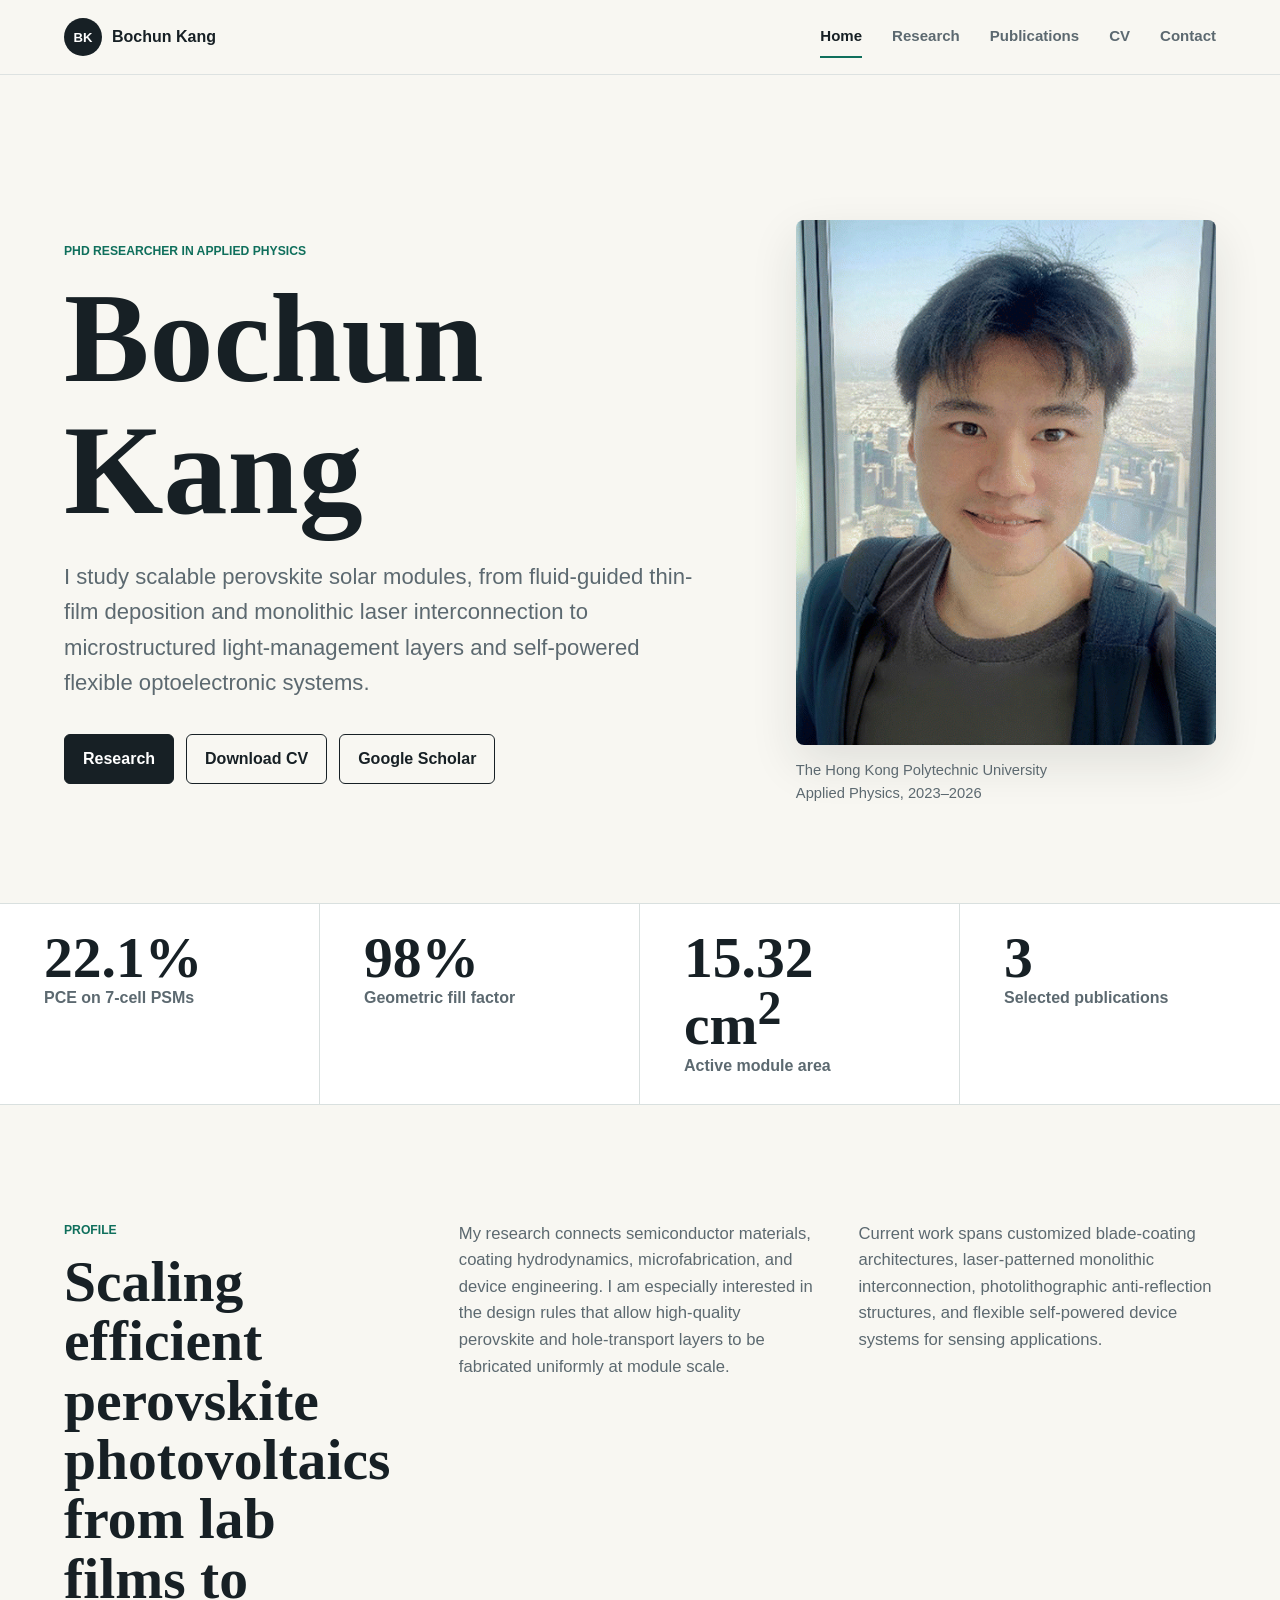
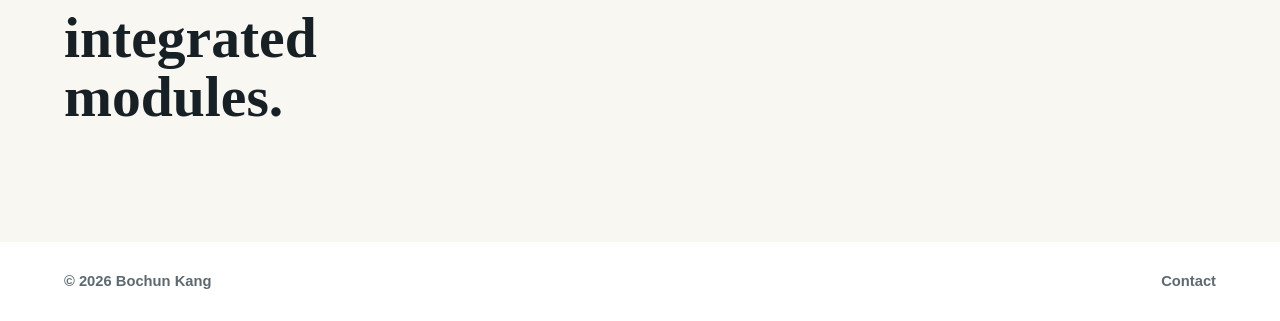
<file: index.html>
﻿<!doctype html>
<html lang="en">
  <head>
    <meta charset="utf-8">
    <meta name="viewport" content="width=device-width, initial-scale=1">
    <meta name="description" content="Research homepage of Bochun Kang, PhD researcher in applied physics and perovskite solar modules.">
    <title>Bochun Kang | Researcher</title>
    <link rel="stylesheet" href="styles.css">
  </head>
  <body>
    <header class="site-header">
      <a class="brand" href="index.html" aria-label="Bochun Kang home"><span class="brand-mark">BK</span><span>Bochun Kang</span></a>
      <nav class="nav" aria-label="Primary navigation">
        <a href="index.html" aria-current="page">Home</a>
        <a href="research.html">Research</a>
        <a href="publications.html">Publications</a>
        <a href="cv.html">CV</a>
        <a href="contact.html">Contact</a>
      </nav>
    </header>
    <main>
      <section class="hero">
        <div class="hero-copy">
          <p class="eyebrow">PhD Researcher in Applied Physics</p>
          <h1>Bochun Kang</h1>
          <p class="lead">I study scalable perovskite solar modules, from fluid-guided thin-film deposition and monolithic laser interconnection to microstructured light-management layers and self-powered flexible optoelectronic systems.</p>
          <div class="hero-actions">
            <a class="button primary" href="research.html">Research</a>
            <a class="button" href="assets/Bochun-Kang-CV-202605.pdf">Download CV</a>
            <a class="button" href="https://scholar.google.com/citations?user=HITRa-kAAAAJ&hl=zh-CN" target="_blank" rel="noreferrer">Google Scholar</a>
          </div>
        </div>
        <figure class="portrait-wrap">
          <img src="assets/bochun-kang-profile.gif" alt="Bochun Kang" class="portrait">
          <figcaption>The Hong Kong Polytechnic University<br>Applied Physics, 2023&ndash;2026</figcaption>
        </figure>
      </section>
      <section class="stats-band" aria-label="Research highlights">
        <div><strong>22.1%</strong><span>PCE on 7-cell PSMs</span></div>
        <div><strong>98%</strong><span>Geometric fill factor</span></div>
        <div><strong>15.32 cm<sup>2</sup></strong><span>Active module area</span></div>
        <div><strong>3</strong><span>Selected publications</span></div>
      </section>
      <section class="section intro-grid">
        <div><p class="section-kicker">Profile</p><h2>Scaling efficient perovskite photovoltaics from lab films to integrated modules.</h2></div>
        <div class="intro-text">
          <p>My research connects semiconductor materials, coating hydrodynamics, microfabrication, and device engineering. I am especially interested in the design rules that allow high-quality perovskite and hole-transport layers to be fabricated uniformly at module scale.</p>
          <p>Current work spans customized blade-coating architectures, laser-patterned monolithic interconnection, photolithographic anti-reflection structures, and flexible self-powered device systems for sensing applications.</p>
        </div>
      </section>
    </main>
    <footer class="site-footer"><span>&copy; 2026 Bochun Kang</span><a href="contact.html">Contact</a></footer>
  </body>
</html>
</file>
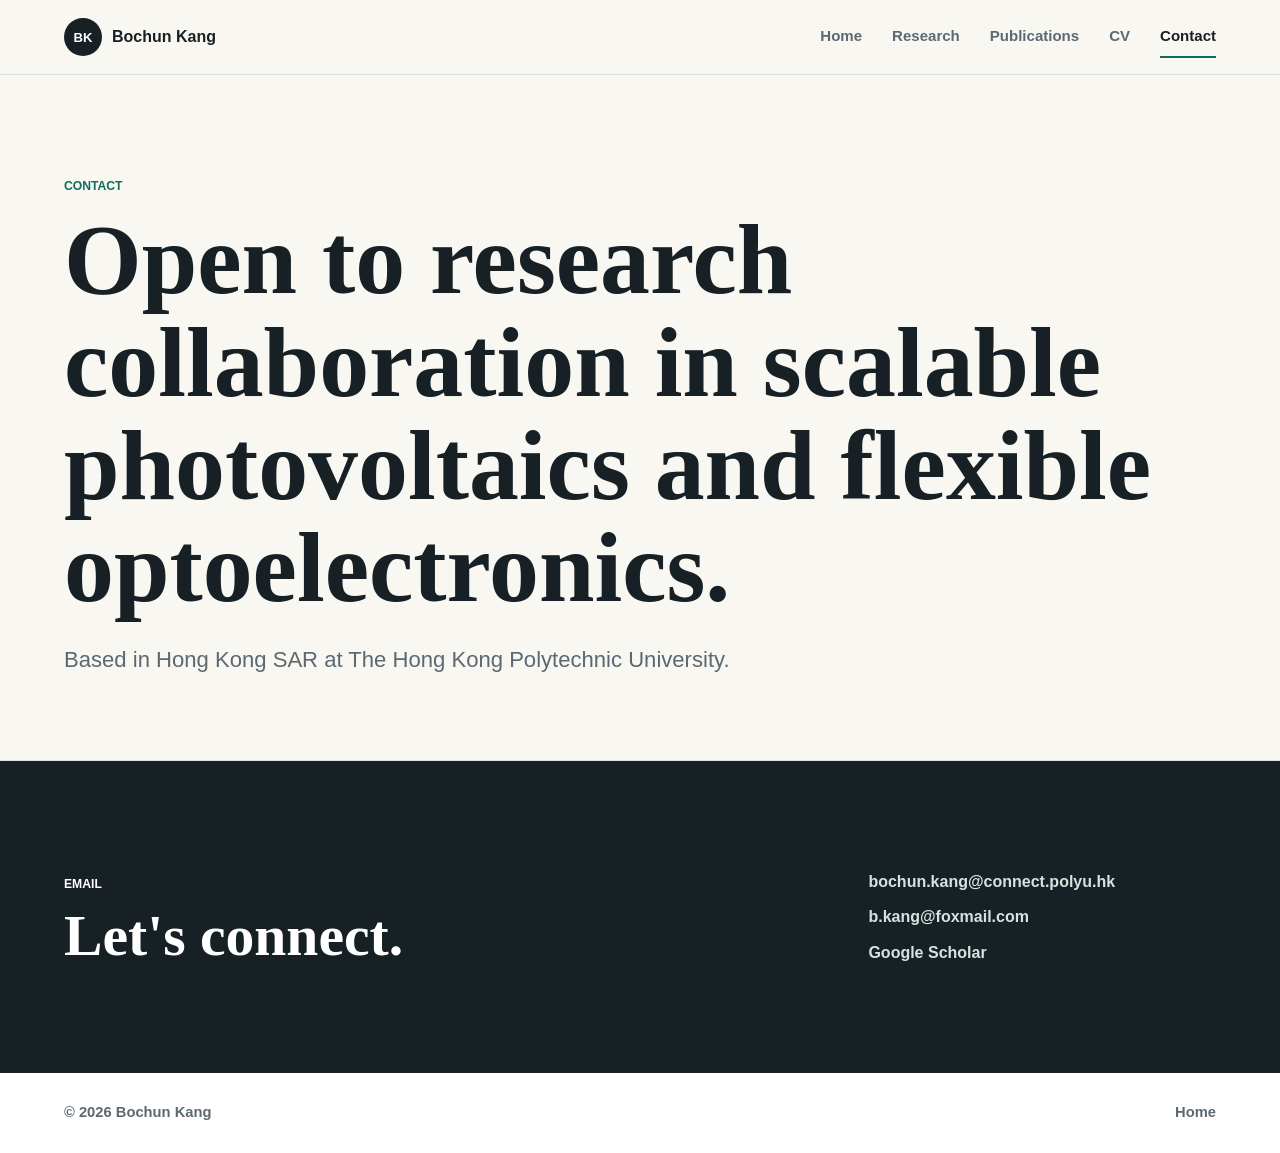
<file: contact.html>
﻿<!doctype html>
<html lang="en">
  <head><meta charset="utf-8"><meta name="viewport" content="width=device-width, initial-scale=1"><title>Contact | Bochun Kang</title><link rel="stylesheet" href="styles.css"></head>
  <body>
    <header class="site-header"><a class="brand" href="index.html"><span class="brand-mark">BK</span><span>Bochun Kang</span></a><nav class="nav" aria-label="Primary navigation"><a href="index.html">Home</a><a href="research.html">Research</a><a href="publications.html">Publications</a><a href="cv.html">CV</a><a href="contact.html" aria-current="page">Contact</a></nav></header>
    <main>
      <section class="page-hero"><p class="eyebrow">Contact</p><h1>Open to research collaboration in scalable photovoltaics and flexible optoelectronics.</h1><p class="lead">Based in Hong Kong SAR at The Hong Kong Polytechnic University.</p></section>
      <section class="contact-band"><div><p class="section-kicker">Email</p><h2>Let's connect.</h2></div><div class="contact-links"><a href="mailto:bochun.kang@connect.polyu.hk">bochun.kang@connect.polyu.hk</a><a href="mailto:b.kang@foxmail.com">b.kang@foxmail.com</a><a href="https://scholar.google.com/citations?user=HITRa-kAAAAJ&hl=zh-CN" target="_blank" rel="noreferrer">Google Scholar</a></div></section>
    </main>
    <footer class="site-footer"><span>&copy; 2026 Bochun Kang</span><a href="index.html">Home</a></footer>
  </body>
</html>
</file>
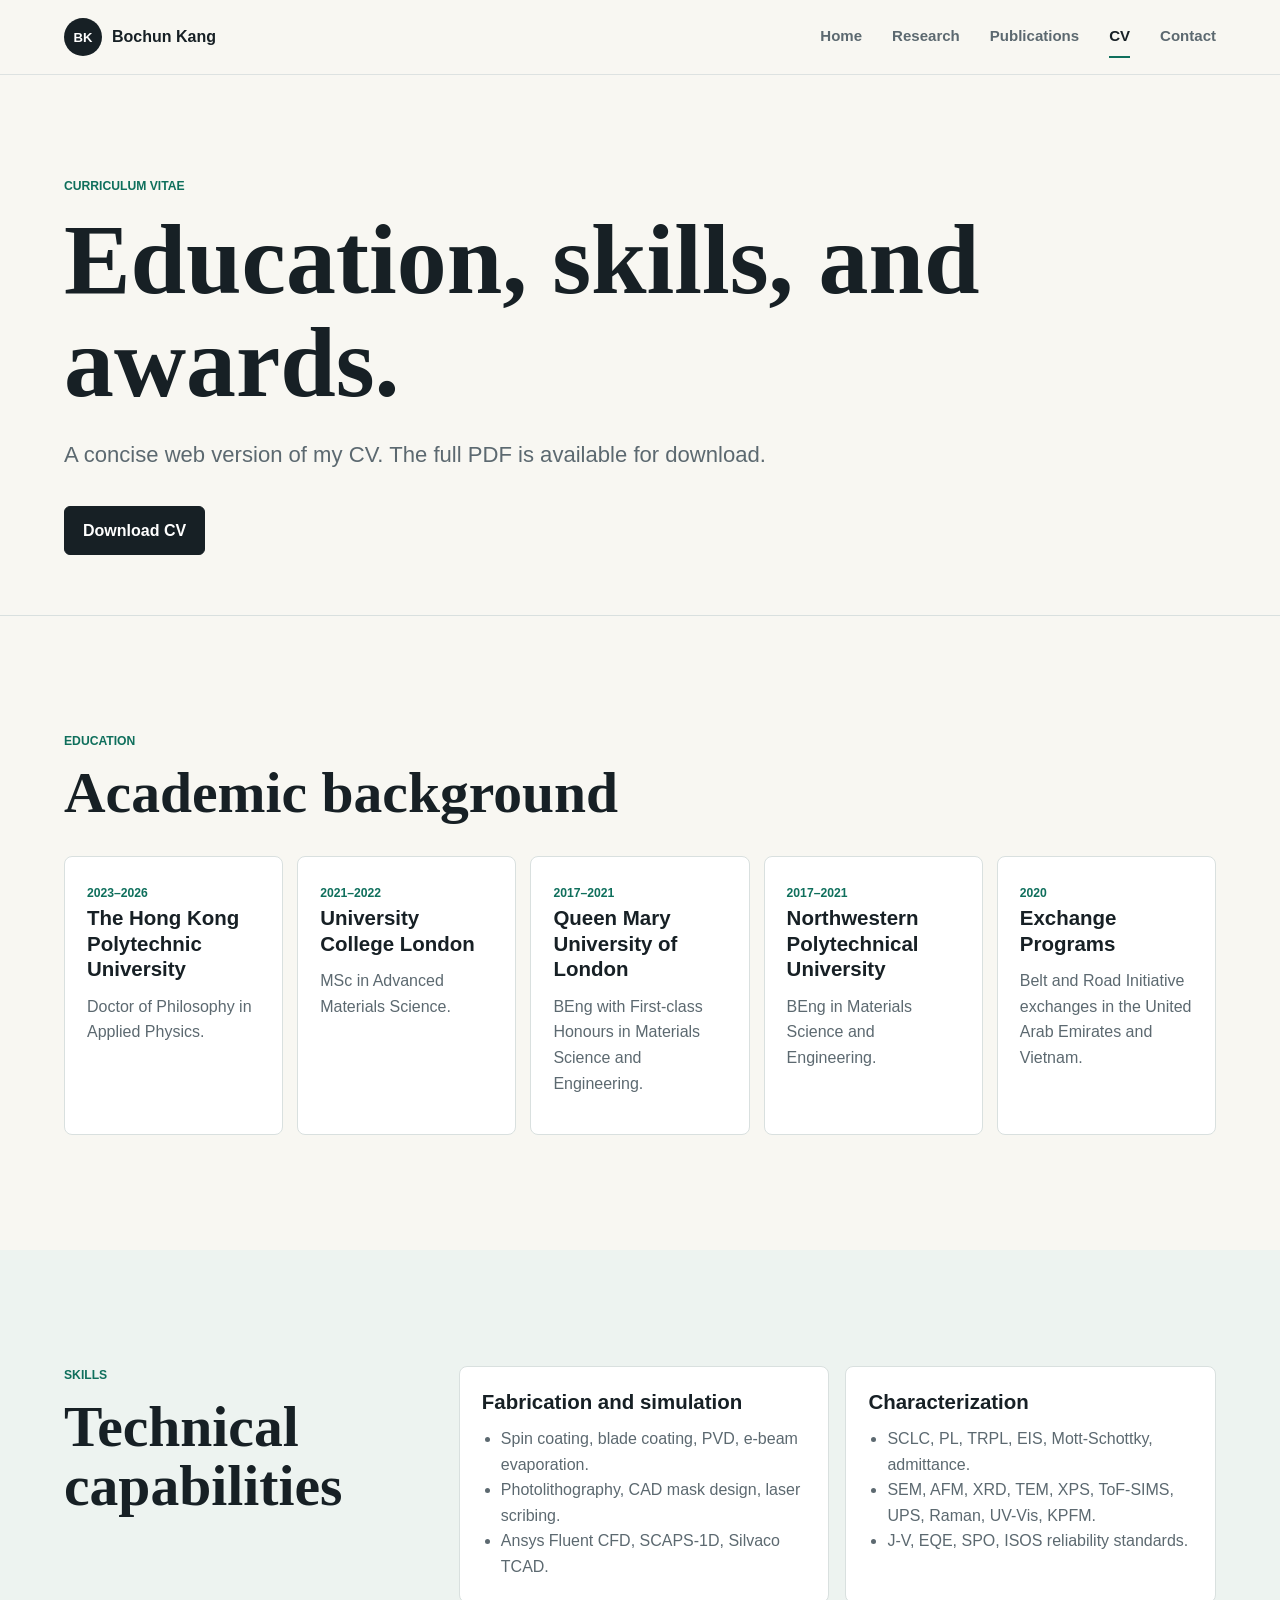
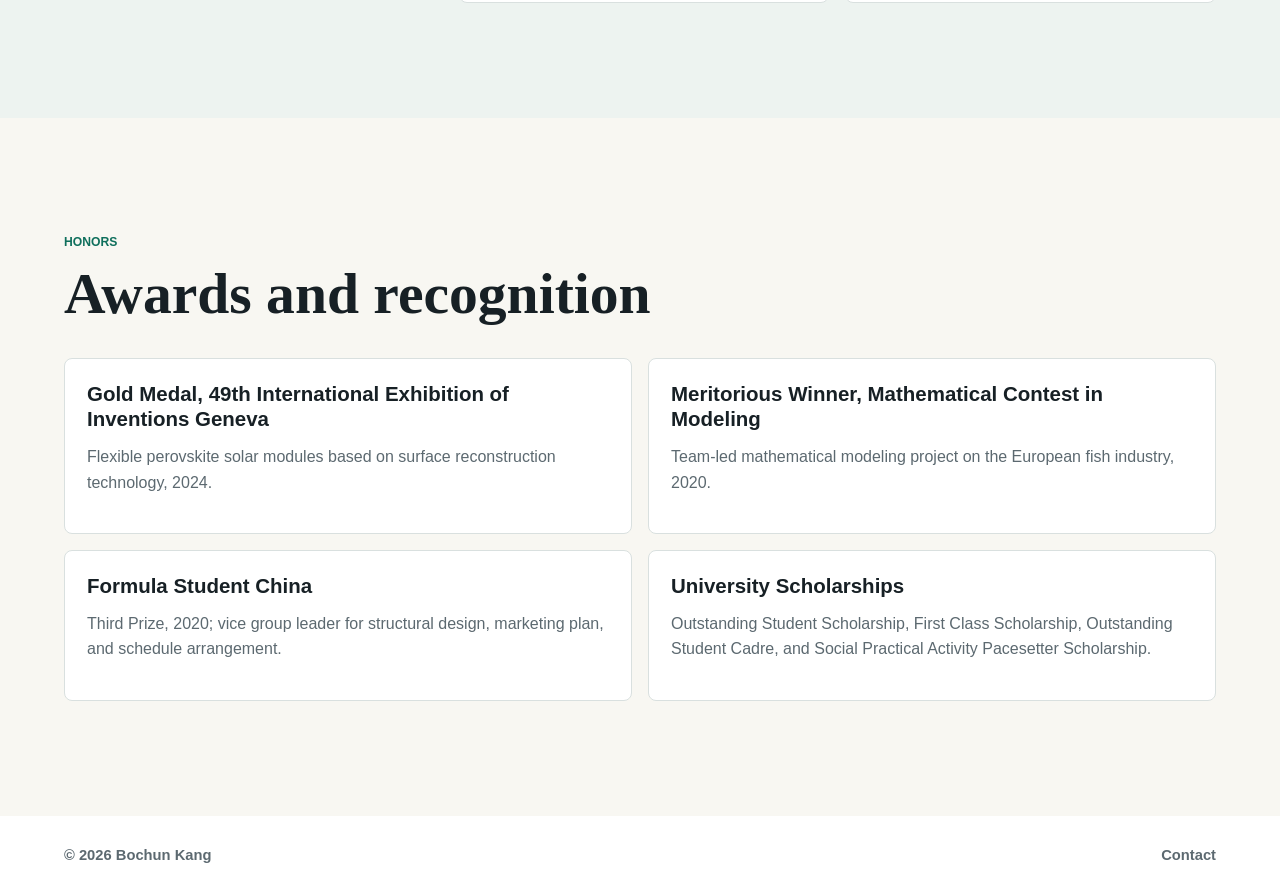
<file: cv.html>
﻿<!doctype html>
<html lang="en">
  <head><meta charset="utf-8"><meta name="viewport" content="width=device-width, initial-scale=1"><title>CV | Bochun Kang</title><link rel="stylesheet" href="styles.css"></head>
  <body>
    <header class="site-header"><a class="brand" href="index.html"><span class="brand-mark">BK</span><span>Bochun Kang</span></a><nav class="nav" aria-label="Primary navigation"><a href="index.html">Home</a><a href="research.html">Research</a><a href="publications.html">Publications</a><a href="cv.html" aria-current="page">CV</a><a href="contact.html">Contact</a></nav></header>
    <main>
      <section class="page-hero"><p class="eyebrow">Curriculum Vitae</p><h1>Education, skills, and awards.</h1><p class="lead">A concise web version of my CV. The full PDF is available for download.</p><div class="actions"><a class="button primary" href="assets/Bochun-Kang-CV-202605.pdf">Download CV</a></div></section>
      <section class="section"><div class="section-heading"><p class="section-kicker">Education</p><h2>Academic background</h2></div><div class="timeline">
        <article><time>2023&ndash;2026</time><h3>The Hong Kong Polytechnic University</h3><p>Doctor of Philosophy in Applied Physics.</p></article>
        <article><time>2021&ndash;2022</time><h3>University College London</h3><p>MSc in Advanced Materials Science.</p></article>
        <article><time>2017&ndash;2021</time><h3>Queen Mary University of London</h3><p>BEng with First-class Honours in Materials Science and Engineering.</p></article>
        <article><time>2017&ndash;2021</time><h3>Northwestern Polytechnical University</h3><p>BEng in Materials Science and Engineering.</p></article>
        <article><time>2020</time><h3>Exchange Programs</h3><p>Belt and Road Initiative exchanges in the United Arab Emirates and Vietnam.</p></article>
      </div></section>
      <section class="section soft-band split-section"><div class="section-heading sticky-heading"><p class="section-kicker">Skills</p><h2>Technical capabilities</h2></div><div class="two-grid">
        <article class="info-panel"><h3>Fabrication and simulation</h3><ul class="clean-list"><li>Spin coating, blade coating, PVD, e-beam evaporation.</li><li>Photolithography, CAD mask design, laser scribing.</li><li>Ansys Fluent CFD, SCAPS-1D, Silvaco TCAD.</li></ul></article>
        <article class="info-panel"><h3>Characterization</h3><ul class="clean-list"><li>SCLC, PL, TRPL, EIS, Mott-Schottky, admittance.</li><li>SEM, AFM, XRD, TEM, XPS, ToF-SIMS, UPS, Raman, UV-Vis, KPFM.</li><li>J-V, EQE, SPO, ISOS reliability standards.</li></ul></article>
      </div></section>
      <section class="section"><div class="section-heading"><p class="section-kicker">Honors</p><h2>Awards and recognition</h2></div><div class="two-grid">
        <article class="info-panel"><h3>Gold Medal, 49th International Exhibition of Inventions Geneva</h3><p>Flexible perovskite solar modules based on surface reconstruction technology, 2024.</p></article>
        <article class="info-panel"><h3>Meritorious Winner, Mathematical Contest in Modeling</h3><p>Team-led mathematical modeling project on the European fish industry, 2020.</p></article>
        <article class="info-panel"><h3>Formula Student China</h3><p>Third Prize, 2020; vice group leader for structural design, marketing plan, and schedule arrangement.</p></article>
        <article class="info-panel"><h3>University Scholarships</h3><p>Outstanding Student Scholarship, First Class Scholarship, Outstanding Student Cadre, and Social Practical Activity Pacesetter Scholarship.</p></article>
      </div></section>
    </main>
    <footer class="site-footer"><span>&copy; 2026 Bochun Kang</span><a href="contact.html">Contact</a></footer>
  </body>
</html>
</file>
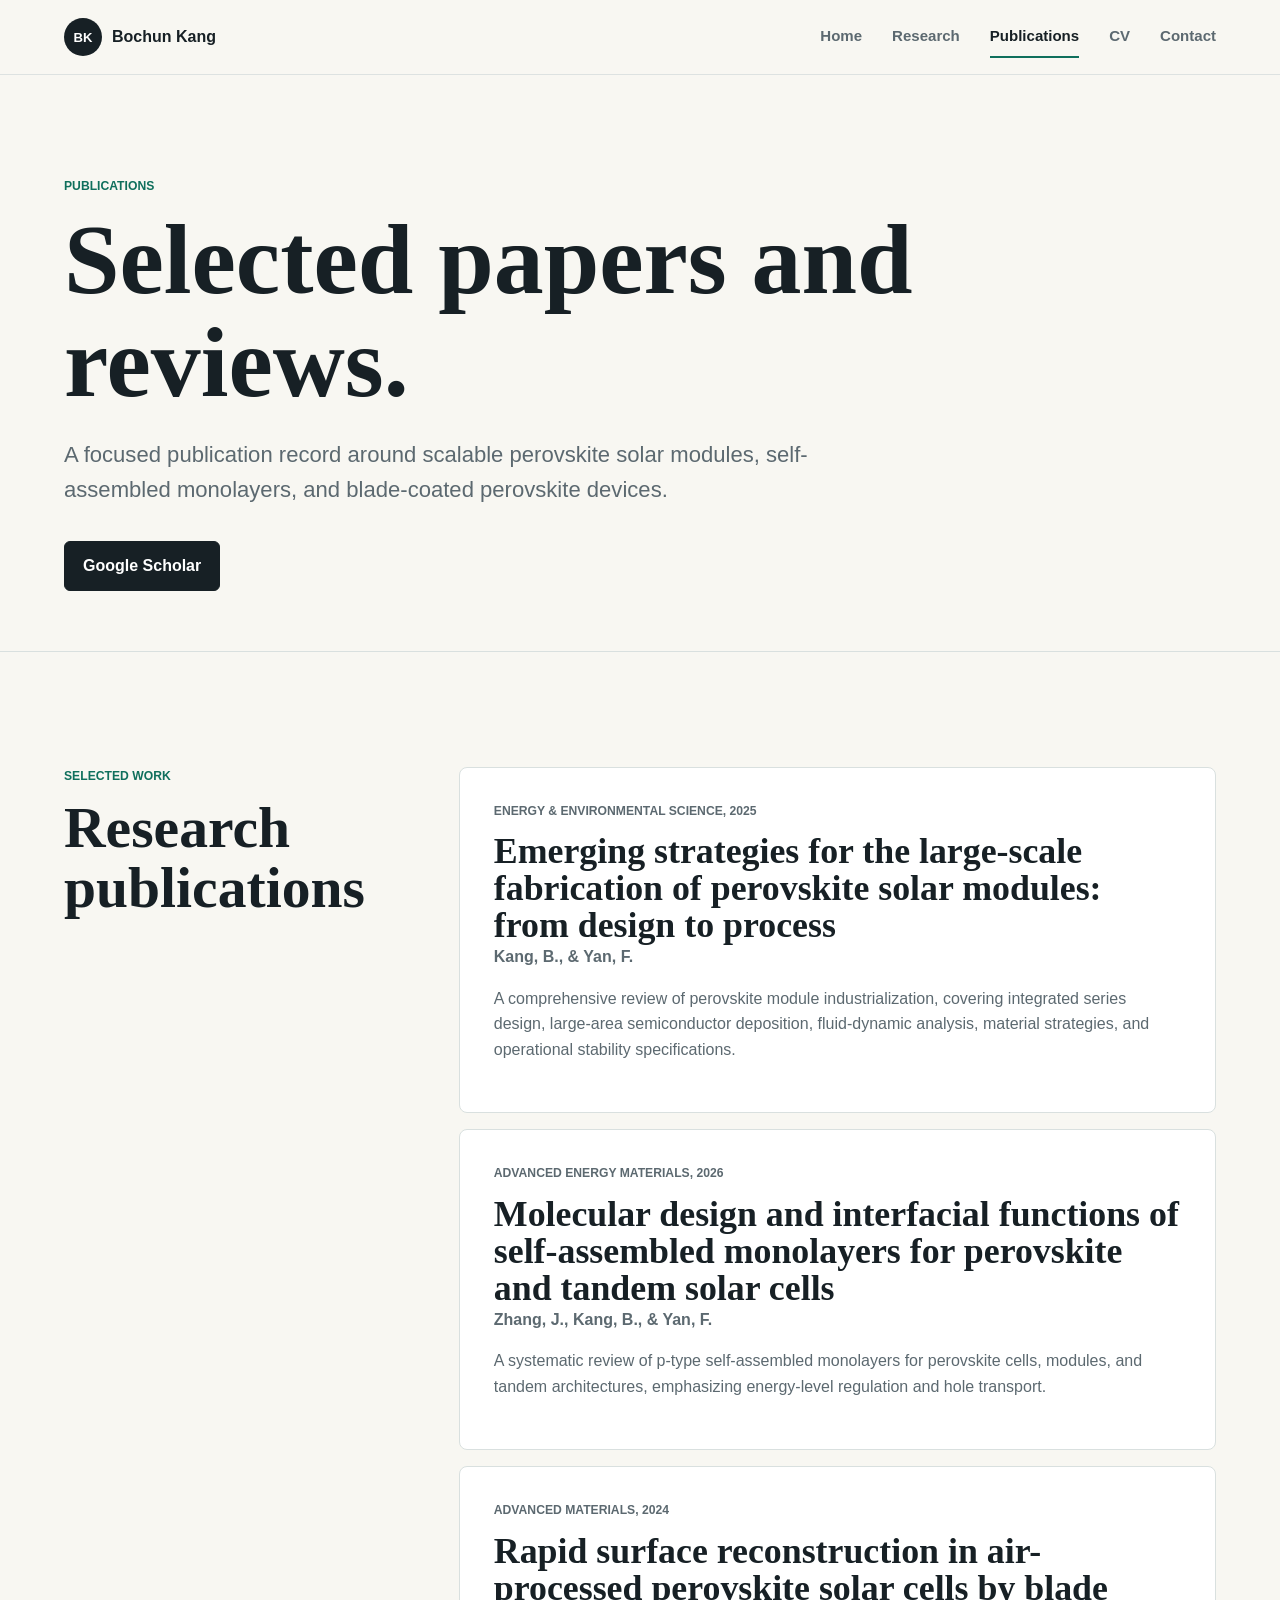
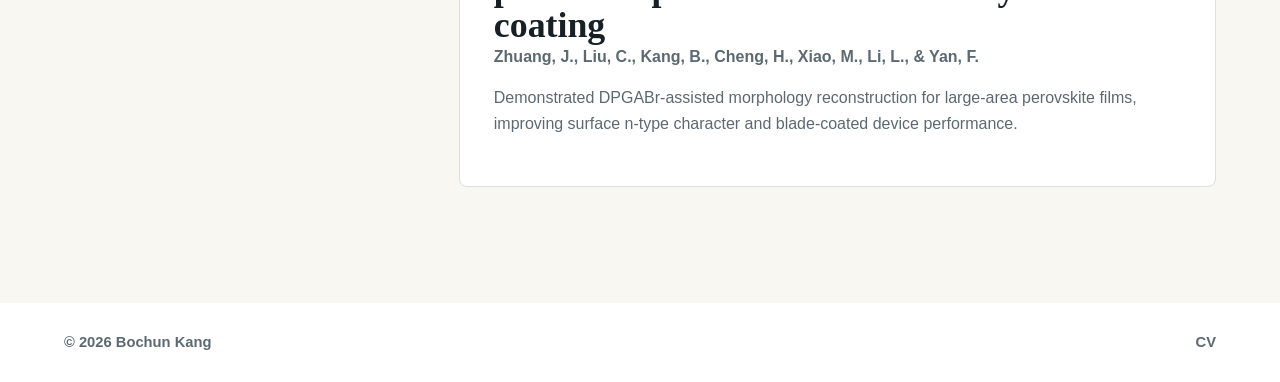
<file: publications.html>
﻿<!doctype html>
<html lang="en">
  <head><meta charset="utf-8"><meta name="viewport" content="width=device-width, initial-scale=1"><title>Publications | Bochun Kang</title><link rel="stylesheet" href="styles.css"></head>
  <body>
    <header class="site-header"><a class="brand" href="index.html"><span class="brand-mark">BK</span><span>Bochun Kang</span></a><nav class="nav" aria-label="Primary navigation"><a href="index.html">Home</a><a href="research.html">Research</a><a href="publications.html" aria-current="page">Publications</a><a href="cv.html">CV</a><a href="contact.html">Contact</a></nav></header>
    <main>
      <section class="page-hero"><p class="eyebrow">Publications</p><h1>Selected papers and reviews.</h1><p class="lead">A focused publication record around scalable perovskite solar modules, self-assembled monolayers, and blade-coated perovskite devices.</p><div class="actions"><a class="button primary" href="https://scholar.google.com/citations?user=HITRa-kAAAAJ&hl=zh-CN" target="_blank" rel="noreferrer">Google Scholar</a></div></section>
      <section class="section split-section"><div class="section-heading sticky-heading"><p class="section-kicker">Selected Work</p><h2>Research publications</h2></div><div class="publication-list">
        <article class="publication"><p class="pub-meta">Energy &amp; Environmental Science, 2025</p><h2>Emerging strategies for the large-scale fabrication of perovskite solar modules: from design to process</h2><p class="authors">Kang, B., &amp; Yan, F.</p><p>A comprehensive review of perovskite module industrialization, covering integrated series design, large-area semiconductor deposition, fluid-dynamic analysis, material strategies, and operational stability specifications.</p></article>
        <article class="publication"><p class="pub-meta">Advanced Energy Materials, 2026</p><h2>Molecular design and interfacial functions of self-assembled monolayers for perovskite and tandem solar cells</h2><p class="authors">Zhang, J., Kang, B., &amp; Yan, F.</p><p>A systematic review of p-type self-assembled monolayers for perovskite cells, modules, and tandem architectures, emphasizing energy-level regulation and hole transport.</p></article>
        <article class="publication"><p class="pub-meta">Advanced Materials, 2024</p><h2>Rapid surface reconstruction in air-processed perovskite solar cells by blade coating</h2><p class="authors">Zhuang, J., Liu, C., Kang, B., Cheng, H., Xiao, M., Li, L., &amp; Yan, F.</p><p>Demonstrated DPGABr-assisted morphology reconstruction for large-area perovskite films, improving surface n-type character and blade-coated device performance.</p></article>
      </div></section>
    </main>
    <footer class="site-footer"><span>&copy; 2026 Bochun Kang</span><a href="cv.html">CV</a></footer>
  </body>
</html>
</file>
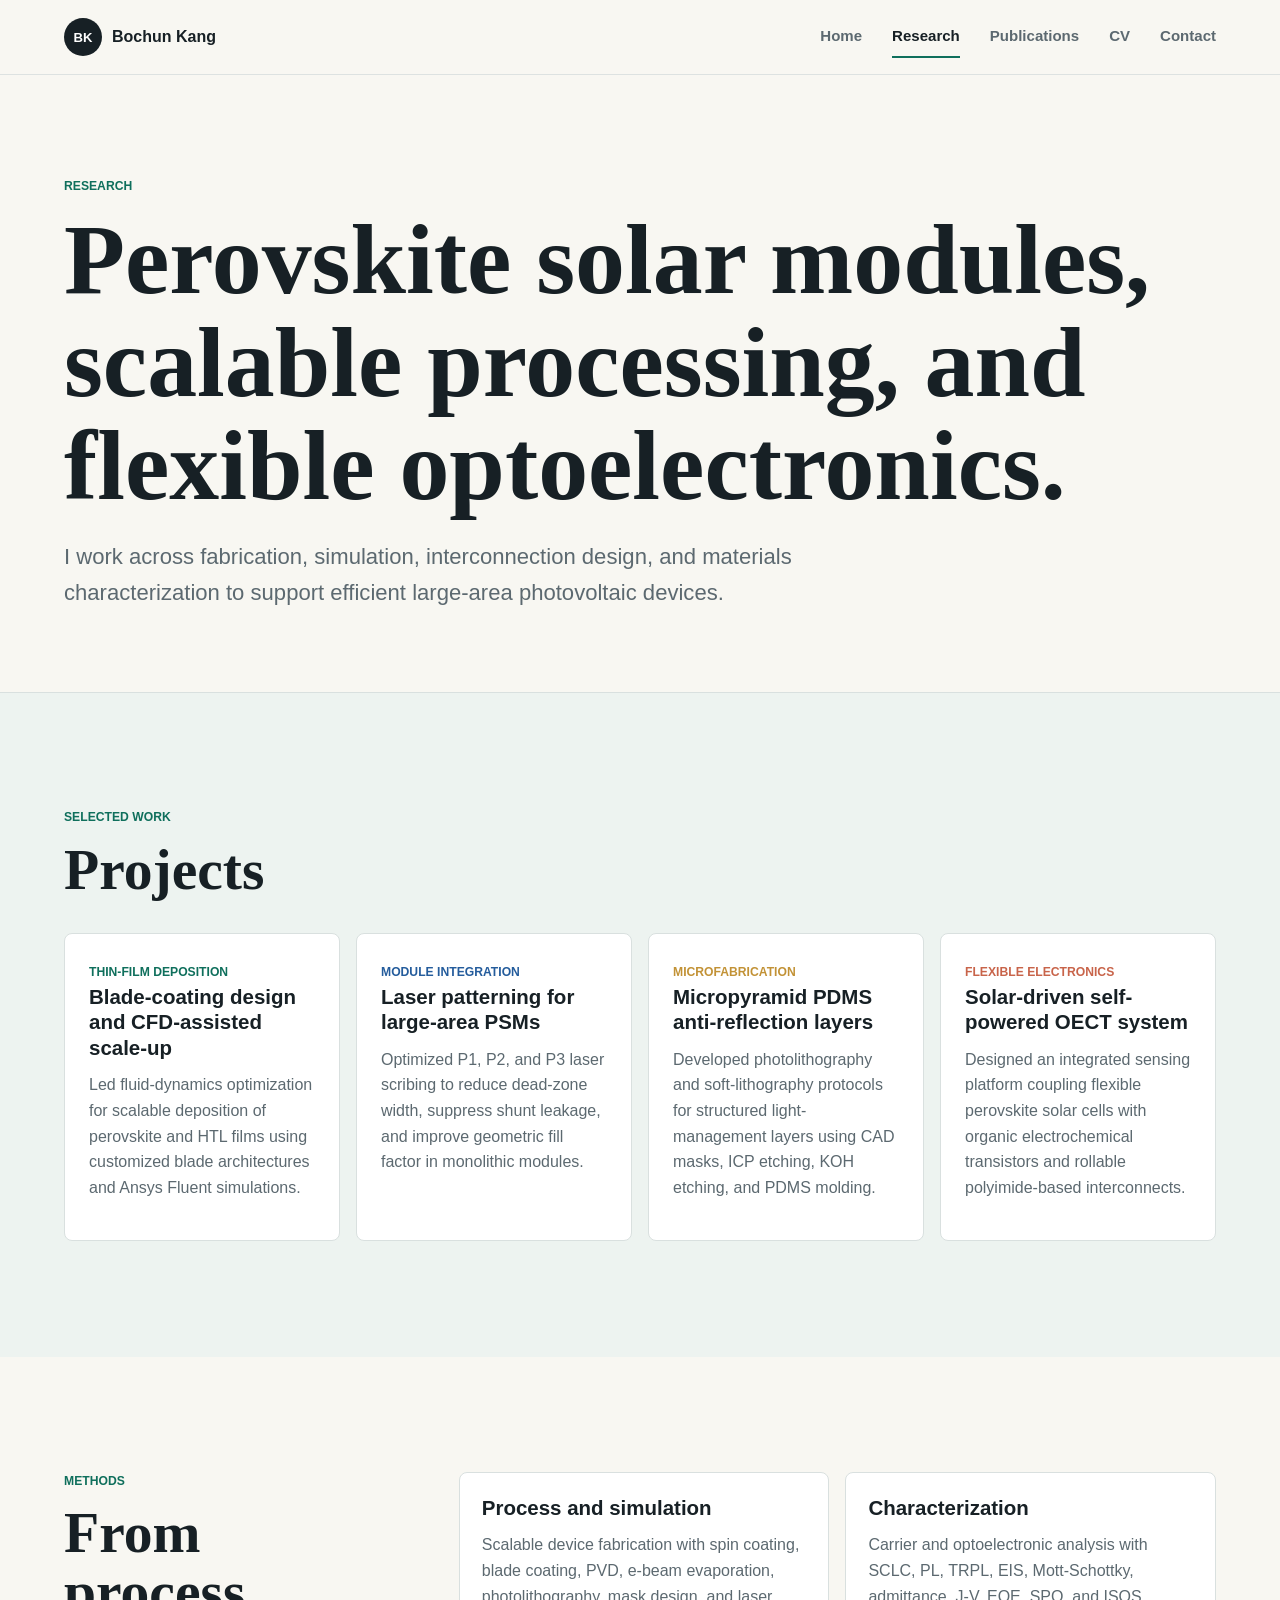
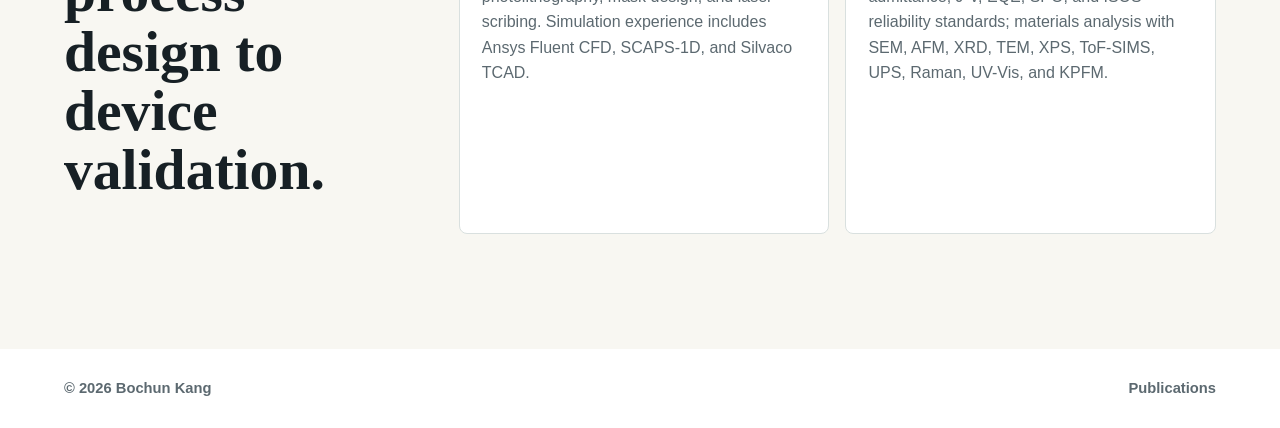
<file: research.html>
﻿<!doctype html>
<html lang="en">
  <head><meta charset="utf-8"><meta name="viewport" content="width=device-width, initial-scale=1"><title>Research | Bochun Kang</title><link rel="stylesheet" href="styles.css"></head>
  <body>
    <header class="site-header"><a class="brand" href="index.html"><span class="brand-mark">BK</span><span>Bochun Kang</span></a><nav class="nav" aria-label="Primary navigation"><a href="index.html">Home</a><a href="research.html" aria-current="page">Research</a><a href="publications.html">Publications</a><a href="cv.html">CV</a><a href="contact.html">Contact</a></nav></header>
    <main>
      <section class="page-hero"><p class="eyebrow">Research</p><h1>Perovskite solar modules, scalable processing, and flexible optoelectronics.</h1><p class="lead">I work across fabrication, simulation, interconnection design, and materials characterization to support efficient large-area photovoltaic devices.</p></section>
      <section class="section soft-band"><div class="section-heading"><p class="section-kicker">Selected Work</p><h2>Projects</h2></div><div class="card-grid">
        <article class="card"><span class="tag">Thin-Film Deposition</span><h3>Blade-coating design and CFD-assisted scale-up</h3><p>Led fluid-dynamics optimization for scalable deposition of perovskite and HTL films using customized blade architectures and Ansys Fluent simulations.</p></article>
        <article class="card"><span class="tag">Module Integration</span><h3>Laser patterning for large-area PSMs</h3><p>Optimized P1, P2, and P3 laser scribing to reduce dead-zone width, suppress shunt leakage, and improve geometric fill factor in monolithic modules.</p></article>
        <article class="card"><span class="tag">Microfabrication</span><h3>Micropyramid PDMS anti-reflection layers</h3><p>Developed photolithography and soft-lithography protocols for structured light-management layers using CAD masks, ICP etching, KOH etching, and PDMS molding.</p></article>
        <article class="card"><span class="tag">Flexible Electronics</span><h3>Solar-driven self-powered OECT system</h3><p>Designed an integrated sensing platform coupling flexible perovskite solar cells with organic electrochemical transistors and rollable polyimide-based interconnects.</p></article>
      </div></section>
      <section class="section split-section"><div class="section-heading sticky-heading"><p class="section-kicker">Methods</p><h2>From process design to device validation.</h2></div><div class="two-grid"><article class="info-panel"><h3>Process and simulation</h3><p>Scalable device fabrication with spin coating, blade coating, PVD, e-beam evaporation, photolithography, mask design, and laser scribing. Simulation experience includes Ansys Fluent CFD, SCAPS-1D, and Silvaco TCAD.</p></article><article class="info-panel"><h3>Characterization</h3><p>Carrier and optoelectronic analysis with SCLC, PL, TRPL, EIS, Mott-Schottky, admittance, J-V, EQE, SPO, and ISOS reliability standards; materials analysis with SEM, AFM, XRD, TEM, XPS, ToF-SIMS, UPS, Raman, UV-Vis, and KPFM.</p></article></div></section>
    </main>
    <footer class="site-footer"><span>&copy; 2026 Bochun Kang</span><a href="publications.html">Publications</a></footer>
  </body>
</html>
</file>
<file: styles.css>
﻿:root {
  --ink: #172025;
  --muted: #5c6970;
  --line: #d9e0df;
  --paper: #f8f7f2;
  --panel: #ffffff;
  --green: #0f6f5c;
  --blue: #245c9c;
  --gold: #c29236;
  --coral: #c8644a;
  --shadow: 0 18px 48px rgba(23, 32, 37, 0.11);
}
* { box-sizing: border-box; }
html { scroll-behavior: smooth; }
body {
  margin: 0;
  color: var(--ink);
  background: var(--paper);
  font-family: Inter, Arial, Helvetica, sans-serif;
  line-height: 1.6;
}
a { color: inherit; text-decoration: none; }
img { max-width: 100%; }
.site-header {
  position: sticky;
  top: 0;
  z-index: 20;
  display: flex;
  align-items: center;
  justify-content: space-between;
  gap: 24px;
  padding: 16px clamp(20px, 5vw, 72px);
  border-bottom: 1px solid rgba(217, 224, 223, 0.85);
  background: rgba(248, 247, 242, 0.94);
  backdrop-filter: blur(16px);
}
.brand { display: inline-flex; align-items: center; gap: 10px; font-weight: 800; }
.brand-mark {
  display: grid;
  width: 38px;
  height: 38px;
  place-items: center;
  border-radius: 50%;
  color: #fff;
  background: var(--ink);
  font-size: 0.82rem;
}
.nav { display: flex; align-items: center; gap: clamp(14px, 3vw, 30px); color: var(--muted); font-size: 0.94rem; font-weight: 750; }
.nav a { padding: 8px 0; border-bottom: 2px solid transparent; }
.nav a:hover, .nav a[aria-current="page"] { color: var(--ink); border-color: var(--green); }
.hero {
  display: grid;
  grid-template-columns: minmax(0, 1.1fr) minmax(280px, 0.72fr);
  gap: clamp(32px, 7vw, 90px);
  align-items: center;
  min-height: calc(100vh - 72px);
  padding: clamp(42px, 7vw, 92px) clamp(20px, 5vw, 72px) 42px;
}
.page-hero { padding: clamp(54px, 8vw, 108px) clamp(20px, 5vw, 72px) clamp(34px, 5vw, 60px); border-bottom: 1px solid var(--line); }
.hero-copy { max-width: 860px; }
.eyebrow, .section-kicker, .tag, .pub-meta, time {
  margin: 0 0 12px;
  color: var(--green);
  font-size: 0.76rem;
  font-weight: 800;
  letter-spacing: 0;
  text-transform: uppercase;
}
h1, h2, h3, p { margin-top: 0; }
h1, h2 { font-family: Georgia, "Times New Roman", serif; line-height: 1.03; }
h1 { margin-bottom: 22px; font-size: clamp(4rem, 10vw, 9.25rem); }
.page-hero h1 { font-size: clamp(3.3rem, 7.8vw, 7.4rem); max-width: 1120px; }
h2 { margin-bottom: 0; font-size: clamp(2rem, 4.5vw, 4.8rem); max-width: 980px; }
h3 { margin-bottom: 12px; font-size: clamp(1.08rem, 1.7vw, 1.28rem); line-height: 1.25; }
.lead { max-width: 780px; color: var(--muted); font-size: clamp(1.1rem, 2vw, 1.38rem); }
.hero-actions, .actions { display: flex; flex-wrap: wrap; gap: 12px; margin-top: 34px; }
.button {
  display: inline-flex;
  min-height: 46px;
  align-items: center;
  justify-content: center;
  border: 1px solid var(--ink);
  border-radius: 6px;
  padding: 11px 18px;
  font-weight: 800;
}
.button.primary { color: #fff; background: var(--ink); }
.button:hover { transform: translateY(-1px); }
.portrait-wrap { margin: 0; justify-self: center; width: min(100%, 420px); }
.portrait { display: block; width: 100%; aspect-ratio: 473 / 591; object-fit: cover; border-radius: 8px; box-shadow: var(--shadow); }
.portrait-wrap figcaption { margin-top: 14px; color: var(--muted); font-size: 0.92rem; }
.stats-band { display: grid; grid-template-columns: repeat(4, 1fr); border-block: 1px solid var(--line); background: #fff; }
.stats-band div { min-height: 126px; padding: 26px clamp(18px, 4vw, 44px); border-right: 1px solid var(--line); }
.stats-band div:last-child { border-right: 0; }
.stats-band strong { display: block; font-family: Georgia, "Times New Roman", serif; font-size: clamp(2rem, 4.5vw, 4.4rem); line-height: 0.96; }
.stats-band span { color: var(--muted); font-weight: 700; }
.section { padding: clamp(66px, 9vw, 120px) clamp(20px, 5vw, 72px); }
.intro-grid, .split-section { display: grid; grid-template-columns: minmax(240px, 0.42fr) minmax(0, 1fr); gap: clamp(28px, 6vw, 82px); }
.intro-text { columns: 2 300px; column-gap: 42px; color: var(--muted); font-size: 1.04rem; }
.soft-band { background: #edf3f0; }
.section-heading { margin-bottom: 34px; }
.card-grid { display: grid; grid-template-columns: repeat(4, minmax(0, 1fr)); gap: 16px; }
.two-grid { display: grid; grid-template-columns: repeat(2, minmax(0, 1fr)); gap: 16px; }
.card, .publication, .timeline article, .info-panel { border: 1px solid var(--line); border-radius: 8px; background: var(--panel); }
.card { min-height: 285px; padding: 24px; }
.card p, .publication p, .timeline p, .info-panel p, li { color: var(--muted); }
.card:nth-child(2) .tag { color: var(--blue); }
.card:nth-child(3) .tag { color: var(--gold); }
.card:nth-child(4) .tag { color: var(--coral); }
.sticky-heading { align-self: start; position: sticky; top: 104px; }
.text-link { display: inline-flex; margin-top: 24px; color: var(--blue); font-weight: 800; border-bottom: 2px solid currentColor; }
.publication-list { display: grid; gap: 16px; }
.publication { padding: clamp(22px, 4vw, 34px); }
.publication h2, .publication h3 { font-family: Georgia, "Times New Roman", serif; font-size: clamp(1.45rem, 2.8vw, 2.28rem); }
.authors { font-weight: 800; }
.timeline { display: grid; grid-template-columns: repeat(5, minmax(0, 1fr)); gap: 14px; }
.timeline article, .info-panel { padding: 22px; }
ul.clean-list { margin: 0; padding-left: 19px; }
.contact-band {
  display: grid;
  grid-template-columns: minmax(0, 1fr) minmax(280px, 0.45fr);
  gap: 32px;
  align-items: end;
  padding: clamp(64px, 9vw, 108px) clamp(20px, 5vw, 72px);
  color: #fff;
  background: var(--ink);
}
.contact-band .section-kicker, .contact-band h2 { color: #fff; }
.contact-links { display: grid; gap: 10px; color: #d5e3df; font-weight: 700; }
.contact-links a:hover { color: #fff; }
.site-footer { display: flex; align-items: center; justify-content: space-between; gap: 16px; padding: 28px clamp(20px, 5vw, 72px); color: var(--muted); background: #fff; font-size: 0.92rem; font-weight: 700; }
@media (max-width: 1040px) {
  .card-grid, .timeline { grid-template-columns: repeat(2, minmax(0, 1fr)); }
  .stats-band { grid-template-columns: repeat(2, 1fr); }
  .stats-band div:nth-child(2) { border-right: 0; }
  .stats-band div:nth-child(-n + 2) { border-bottom: 1px solid var(--line); }
}
@media (max-width: 820px) {
  .site-header { align-items: flex-start; flex-direction: column; gap: 10px; }
  .nav { width: 100%; overflow-x: auto; padding-bottom: 2px; }
  .hero, .intro-grid, .split-section, .contact-band, .two-grid { grid-template-columns: 1fr; }
  .hero { min-height: auto; padding-top: 42px; }
  .portrait-wrap { justify-self: start; max-width: 340px; }
  .sticky-heading { position: static; }
}
@media (max-width: 620px) {
  .card-grid, .timeline, .stats-band { grid-template-columns: 1fr; }
  .stats-band div { border-right: 0; border-bottom: 1px solid var(--line); }
  .stats-band div:last-child { border-bottom: 0; }
  .button { width: 100%; }
}
</file>
